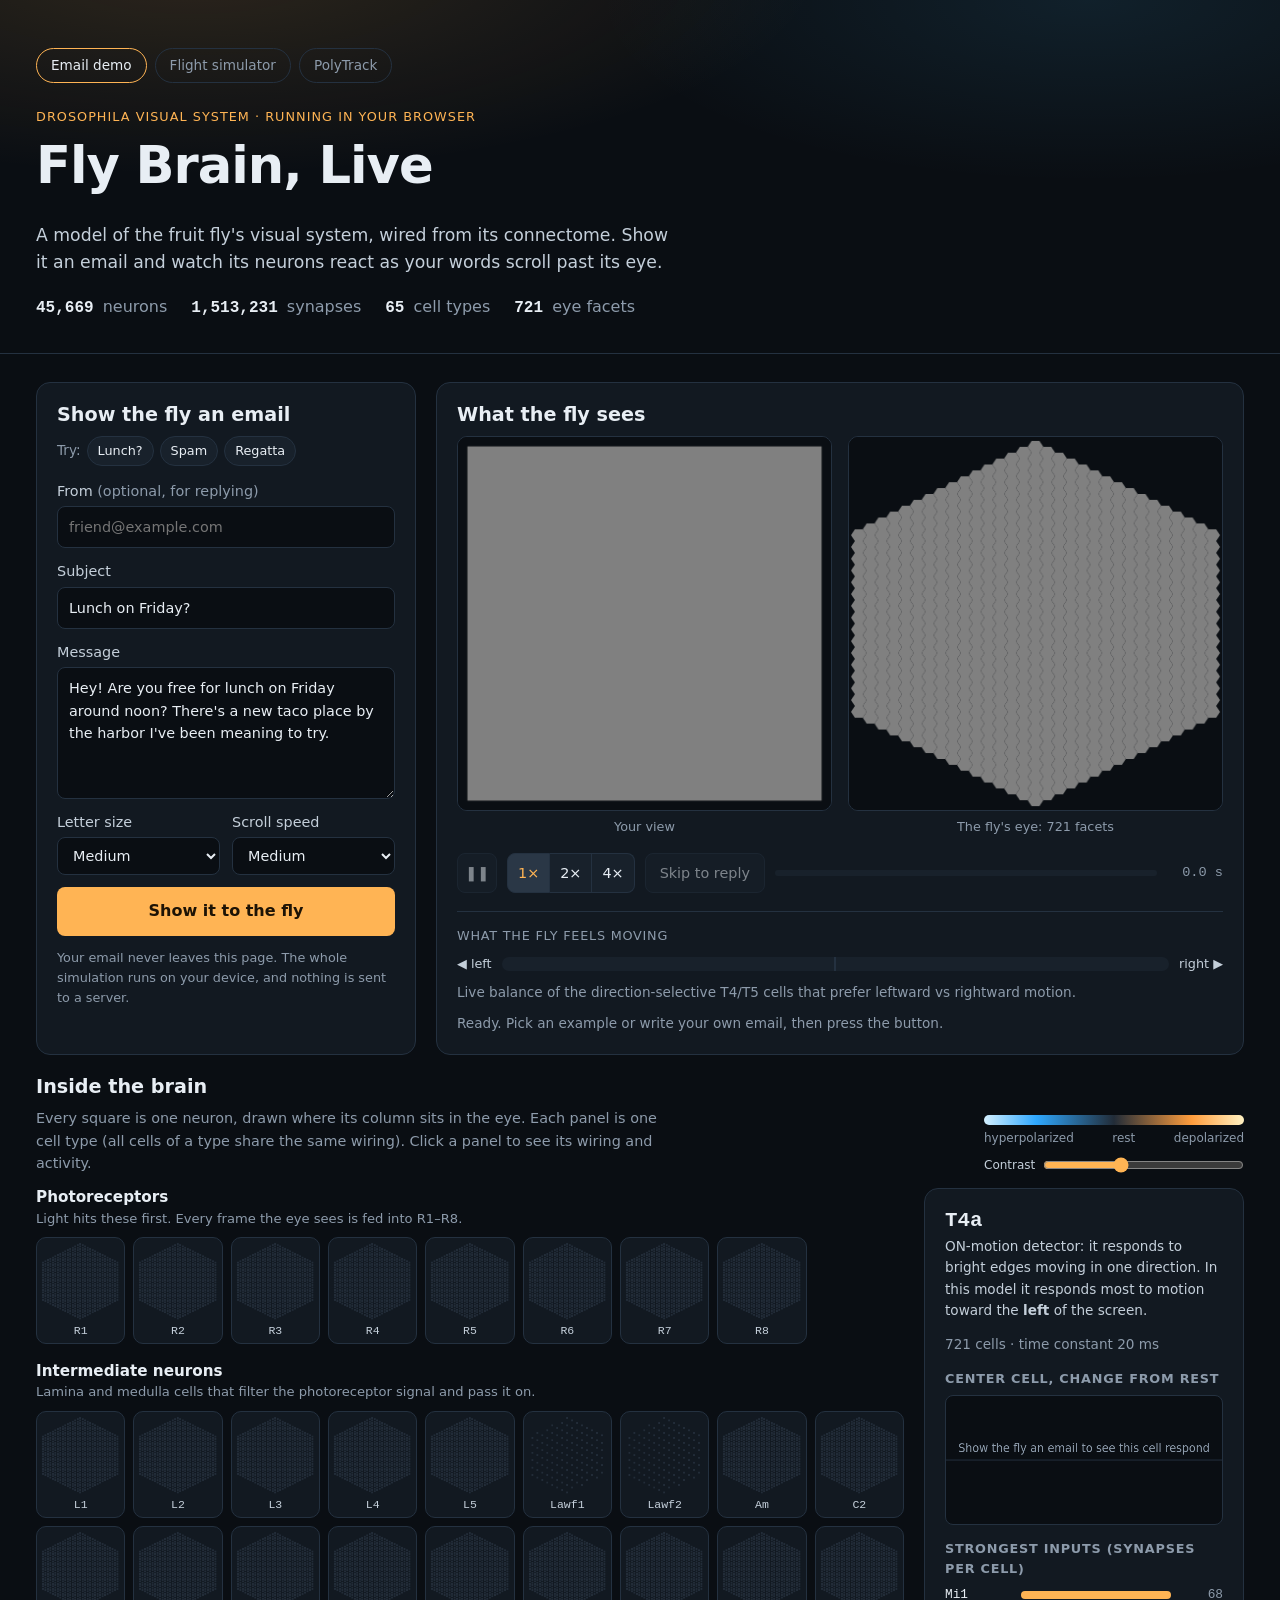
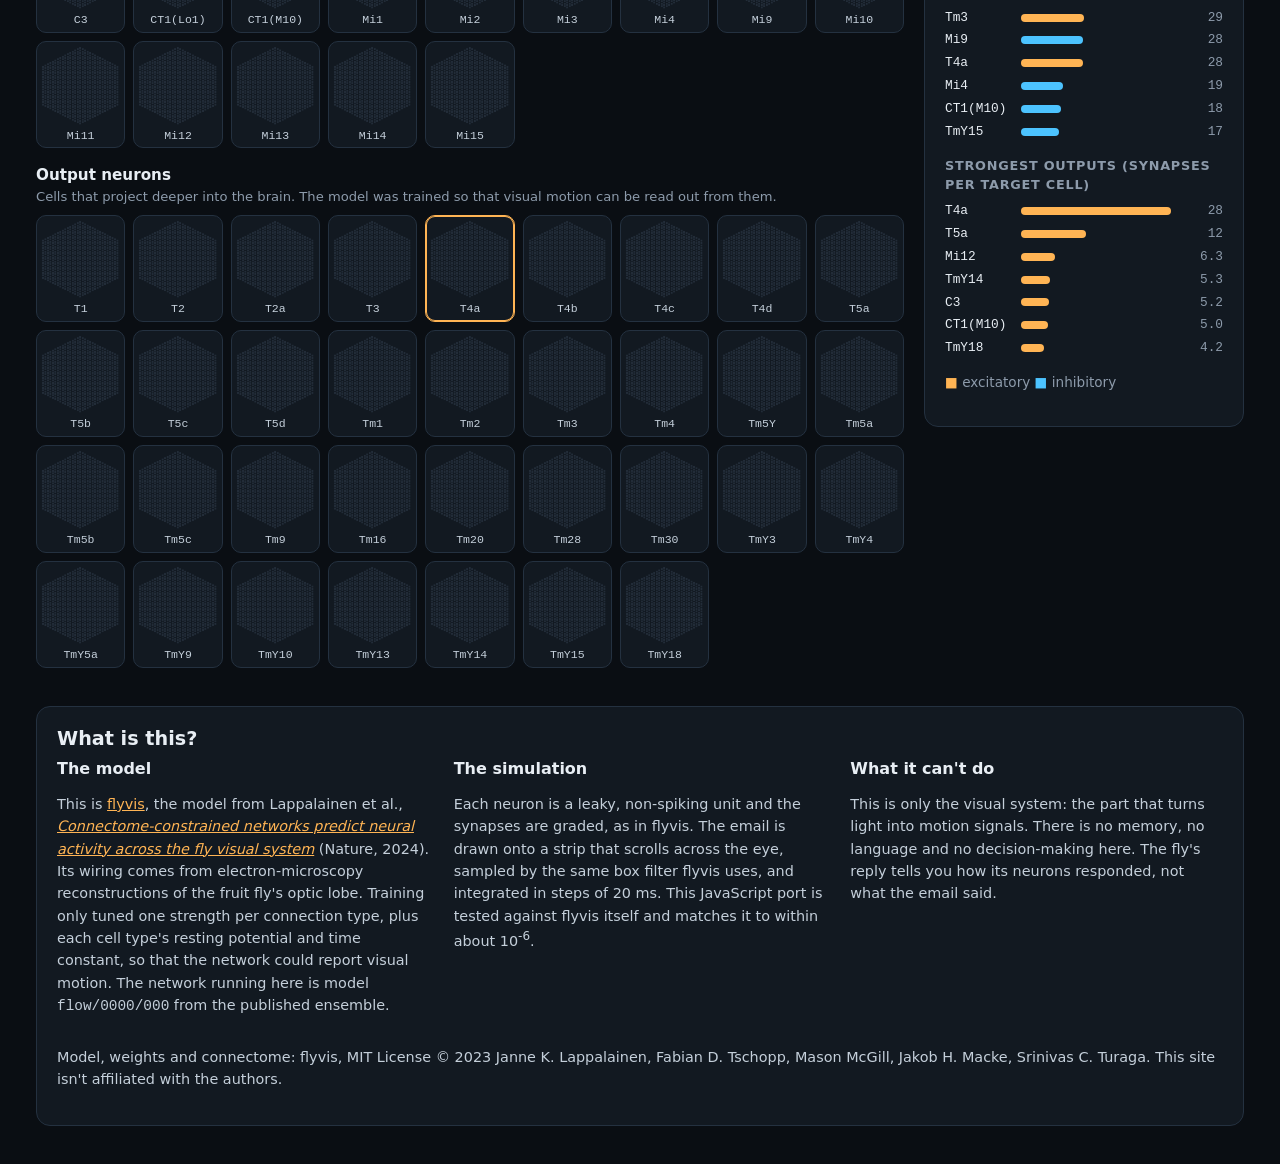
<file: index.html>
<!doctype html>
<html lang="en">
<head>
  <meta charset="utf-8">
  <meta name="viewport" content="width=device-width, initial-scale=1">
  <title>Fly Brain, Live</title>
  <meta name="description" content="A connectome-constrained model of the fruit fly visual system, running live in your browser. Show it an email and watch 45,669 simulated neurons react.">
  <link rel="icon" href="data:image/svg+xml,%3Csvg xmlns='http://www.w3.org/2000/svg' viewBox='0 0 32 32'%3E%3Cg fill='%23ffb454'%3E%3Cpath d='M16 4l10 6v12l-10 6-10-6V10z' opacity='.35'/%3E%3Cpath d='M16 10l5 3v6l-5 3-5-3v-6z'/%3E%3C/g%3E%3C/svg%3E">
  <link rel="stylesheet" href="css/style.css">
</head>
<body>
  <header class="masthead">
    <div class="wrap">
      <nav class="site-nav" aria-label="Pages">
        <a href="./" aria-current="page">Email demo</a>
        <a href="flight.html">Flight simulator</a>
        <a href="polytrack.html">PolyTrack</a>
      </nav>
      <p class="eyebrow">Drosophila visual system · running in your browser</p>
      <h1>Fly Brain, Live</h1>
      <p class="lede">A model of the fruit fly's visual system, wired from its connectome.
        Show it an email and watch its neurons react as your words scroll past its eye.</p>
      <ul class="facts" aria-label="Model size">
        <li><strong id="fact-neurons">45,669</strong> neurons</li>
        <li><strong id="fact-synapses">1,513,231</strong> synapses</li>
        <li><strong>65</strong> cell types</li>
        <li><strong>721</strong> eye facets</li>
      </ul>
    </div>
  </header>

  <main class="wrap">
    <section class="stage" aria-labelledby="email-heading">
      <form id="email-form" class="card email-card">
        <h2 id="email-heading">Show the fly an email</h2>
        <div class="examples" role="group" aria-label="Example emails">
          <span class="muted">Try:</span>
        </div>
        <label>From <span class="muted">(optional, for replying)</span>
          <input id="email-from" type="email" autocomplete="off" placeholder="friend@example.com">
        </label>
        <label>Subject
          <input id="email-subject" type="text" autocomplete="off" required maxlength="120">
        </label>
        <label>Message
          <textarea id="email-body" rows="5" maxlength="2000"></textarea>
        </label>
        <div class="options">
          <label>Letter size
            <select id="opt-size">
              <option value="80">Small</option>
              <option value="130" selected>Medium</option>
              <option value="190">Large</option>
            </select>
          </label>
          <label>Scroll speed
            <select id="opt-speed">
              <option value="4">Slow</option>
              <option value="8" selected>Medium</option>
              <option value="12">Fast</option>
            </select>
          </label>
        </div>
        <button id="show-btn" class="primary" type="submit" disabled>Loading the fly…</button>
        <p class="privacy">Your email never leaves this page. The whole simulation runs on your device, and nothing is sent to a server.</p>
      </form>

      <div class="card vision-card">
        <h2>What the fly sees</h2>
        <div class="views">
          <figure>
            <canvas id="screen-view" width="380" height="380" aria-label="The email text scrolling past, as you would see it"></canvas>
            <figcaption>Your view</figcaption>
          </figure>
          <figure>
            <canvas id="eye-view" width="380" height="380" aria-label="The same scene sampled by the fly's 721 eye facets"></canvas>
            <figcaption>The fly's eye: 721 facets</figcaption>
          </figure>
        </div>
        <div class="transport">
          <button id="play-btn" type="button" disabled aria-label="Pause">❚❚</button>
          <div class="rate" role="group" aria-label="Playback speed">
            <button type="button" data-rate="1" class="on">1×</button>
            <button type="button" data-rate="2">2×</button>
            <button type="button" data-rate="4">4×</button>
          </div>
          <button id="skip-btn" type="button" disabled>Skip to reply</button>
          <div class="progress" aria-hidden="true"><div id="progress-bar"></div></div>
          <span id="clock" class="mono">0.0 s</span>
        </div>
        <div class="meter">
          <span class="meter-label">What the fly feels moving</span>
          <div class="meter-row">
            <span aria-hidden="true">◀ left</span>
            <div class="meter-track" role="img" id="meter" aria-label="Motion sensed by the T4/T5 cells: none yet">
              <div id="meter-fill"></div>
            </div>
            <span aria-hidden="true">right ▶</span>
          </div>
          <p class="muted small">Live balance of the direction-selective T4/T5 cells that prefer leftward vs rightward motion.</p>
        </div>
        <p id="status" class="status" role="status" aria-live="polite">Loading the fly's brain…</p>
      </div>
    </section>

    <section class="card reply-card" id="reply" hidden aria-labelledby="reply-heading">
      <div class="reply-head">
        <h2 id="reply-heading">The fly's reply</h2>
        <div class="reply-actions">
          <button id="copy-btn" type="button">Copy</button>
          <a id="mail-btn" class="button" href="#">Open in email app</a>
        </div>
      </div>
      <pre id="reply-text"></pre>
      <p class="muted small">The reply is a template filled in with numbers measured from the simulation.
        The fly can't read. Its eye is far too coarse to make out letters, and the model has no language areas.
        Only the facts are its own.</p>
    </section>

    <section class="brain" aria-labelledby="brain-heading">
      <div class="brain-head">
        <div>
          <h2 id="brain-heading">Inside the brain</h2>
          <p class="muted">Every square is one neuron, drawn where its column sits in the eye. Each panel is one cell type (all cells of a type share the same wiring). Click a panel to see its wiring and activity.</p>
        </div>
        <div class="legend">
          <div class="colorbar" aria-hidden="true"></div>
          <div class="legend-labels"><span>hyperpolarized</span><span>rest</span><span>depolarized</span></div>
          <label class="gain">Contrast <input id="gain" type="range" min="0" max="4" step="0.5" value="1.5"></label>
        </div>
      </div>
      <div class="brain-body">
        <div id="groups"></div>
        <aside id="detail" class="card detail" aria-live="polite"></aside>
      </div>
    </section>

    <section class="about card" aria-labelledby="about-heading">
      <h2 id="about-heading">What is this?</h2>
      <div class="about-grid">
        <div>
          <h3>The model</h3>
          <p>This is <a href="https://github.com/TuragaLab/flyvis">flyvis</a>, the model from
            Lappalainen et al., <a href="https://www.nature.com/articles/s41586-024-07939-3"><em>Connectome-constrained networks predict neural activity across the fly visual system</em></a> (Nature, 2024).
            Its wiring comes from electron-microscopy reconstructions of the fruit fly's optic lobe. Training only tuned
            one strength per connection type, plus each cell type's resting potential and time constant, so that the network could
            report visual motion. The network running here is model <span class="mono" id="model-name">flow/0000/000</span> from the published ensemble.</p>
        </div>
        <div>
          <h3>The simulation</h3>
          <p>Each neuron is a leaky, non-spiking unit and the synapses are graded, as in flyvis.
            The email is drawn onto a strip that scrolls across the eye, sampled by the same box filter flyvis uses,
            and integrated in steps of 20 ms. This JavaScript port is tested against flyvis itself and matches it to within about
            10<sup>-6</sup>.</p>
        </div>
        <div>
          <h3>What it can't do</h3>
          <p>This is only the visual system: the part that turns light into motion signals. There is no memory,
            no language and no decision-making here. The fly's reply tells you how its neurons responded, not what the email said.</p>
        </div>
      </div>
      <p class="muted small">Model, weights and connectome: flyvis, MIT License © 2023 Janne K. Lappalainen, Fabian D. Tschopp,
        Mason McGill, Jakob H. Macke, Srinivas C. Turaga. This site isn't affiliated with the authors.</p>
    </section>
  </main>

  <script type="module" src="js/app.js"></script>
</body>
</html>
</file>
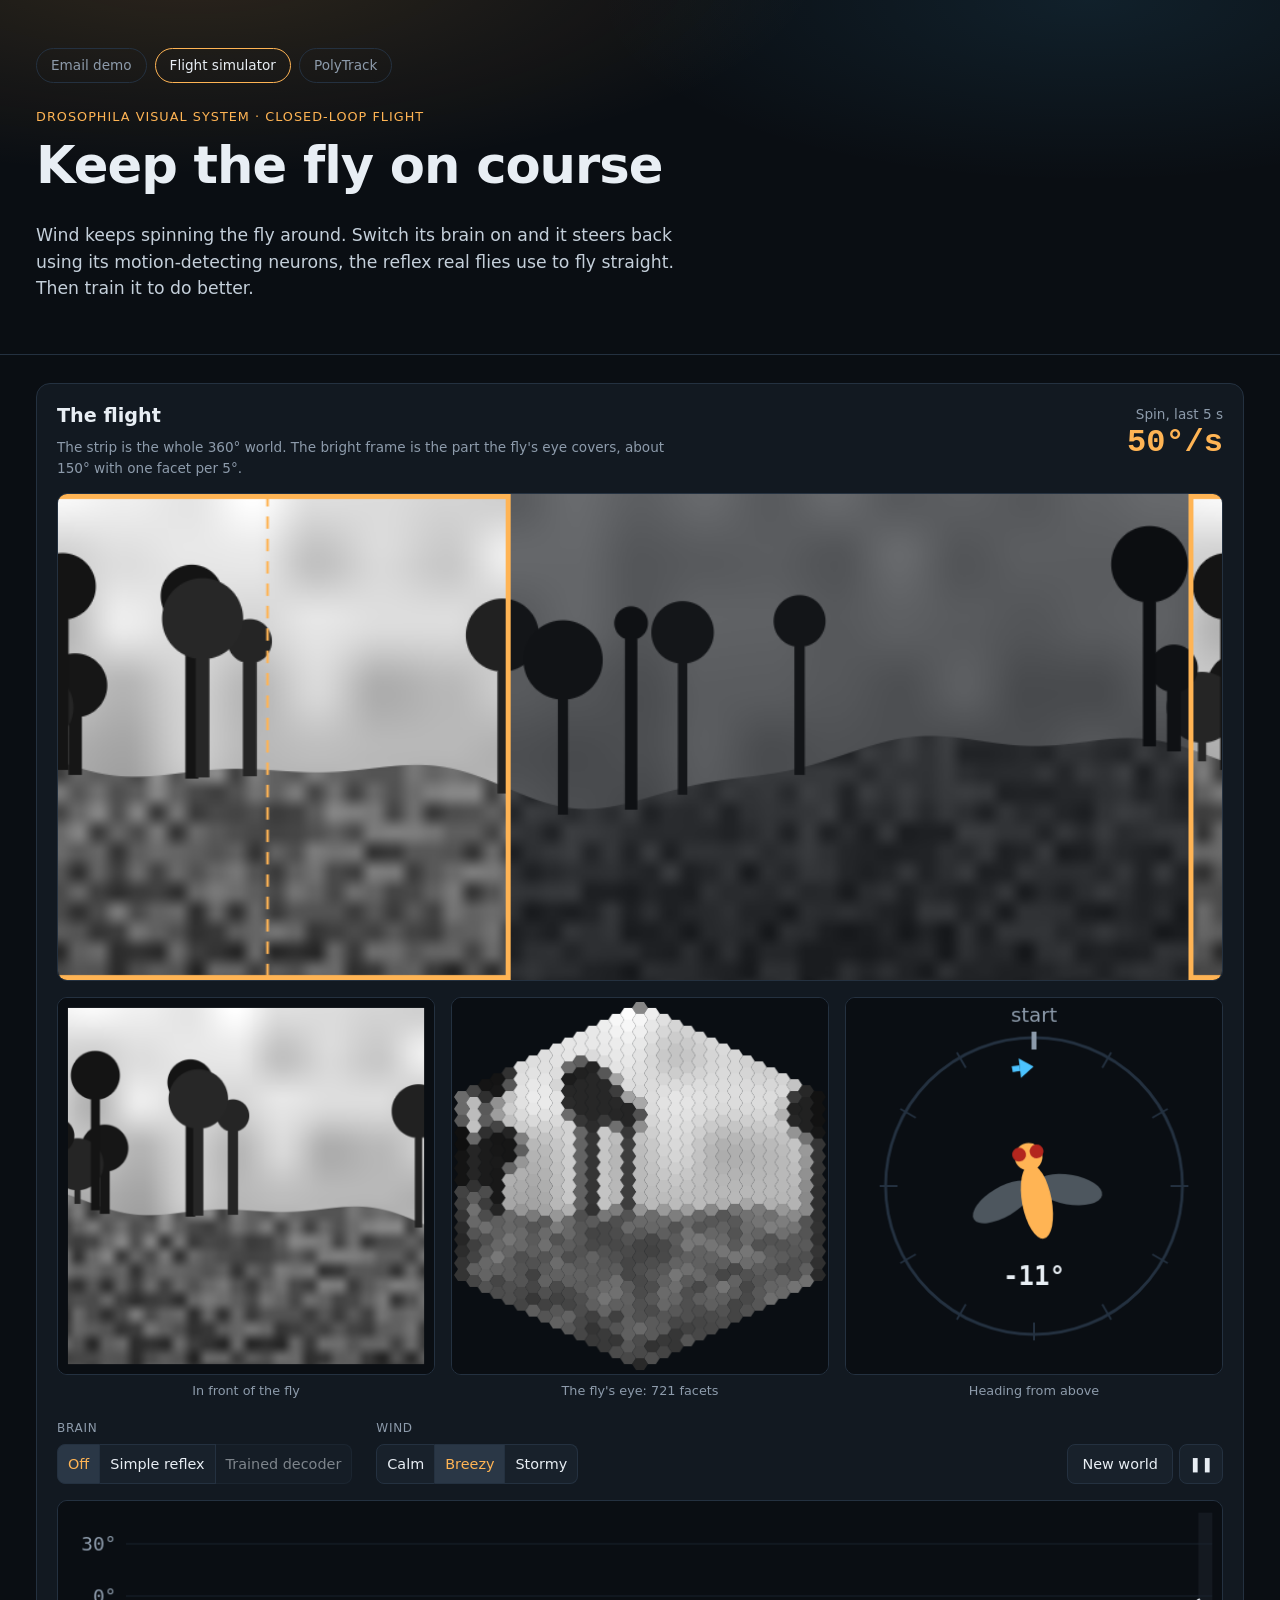
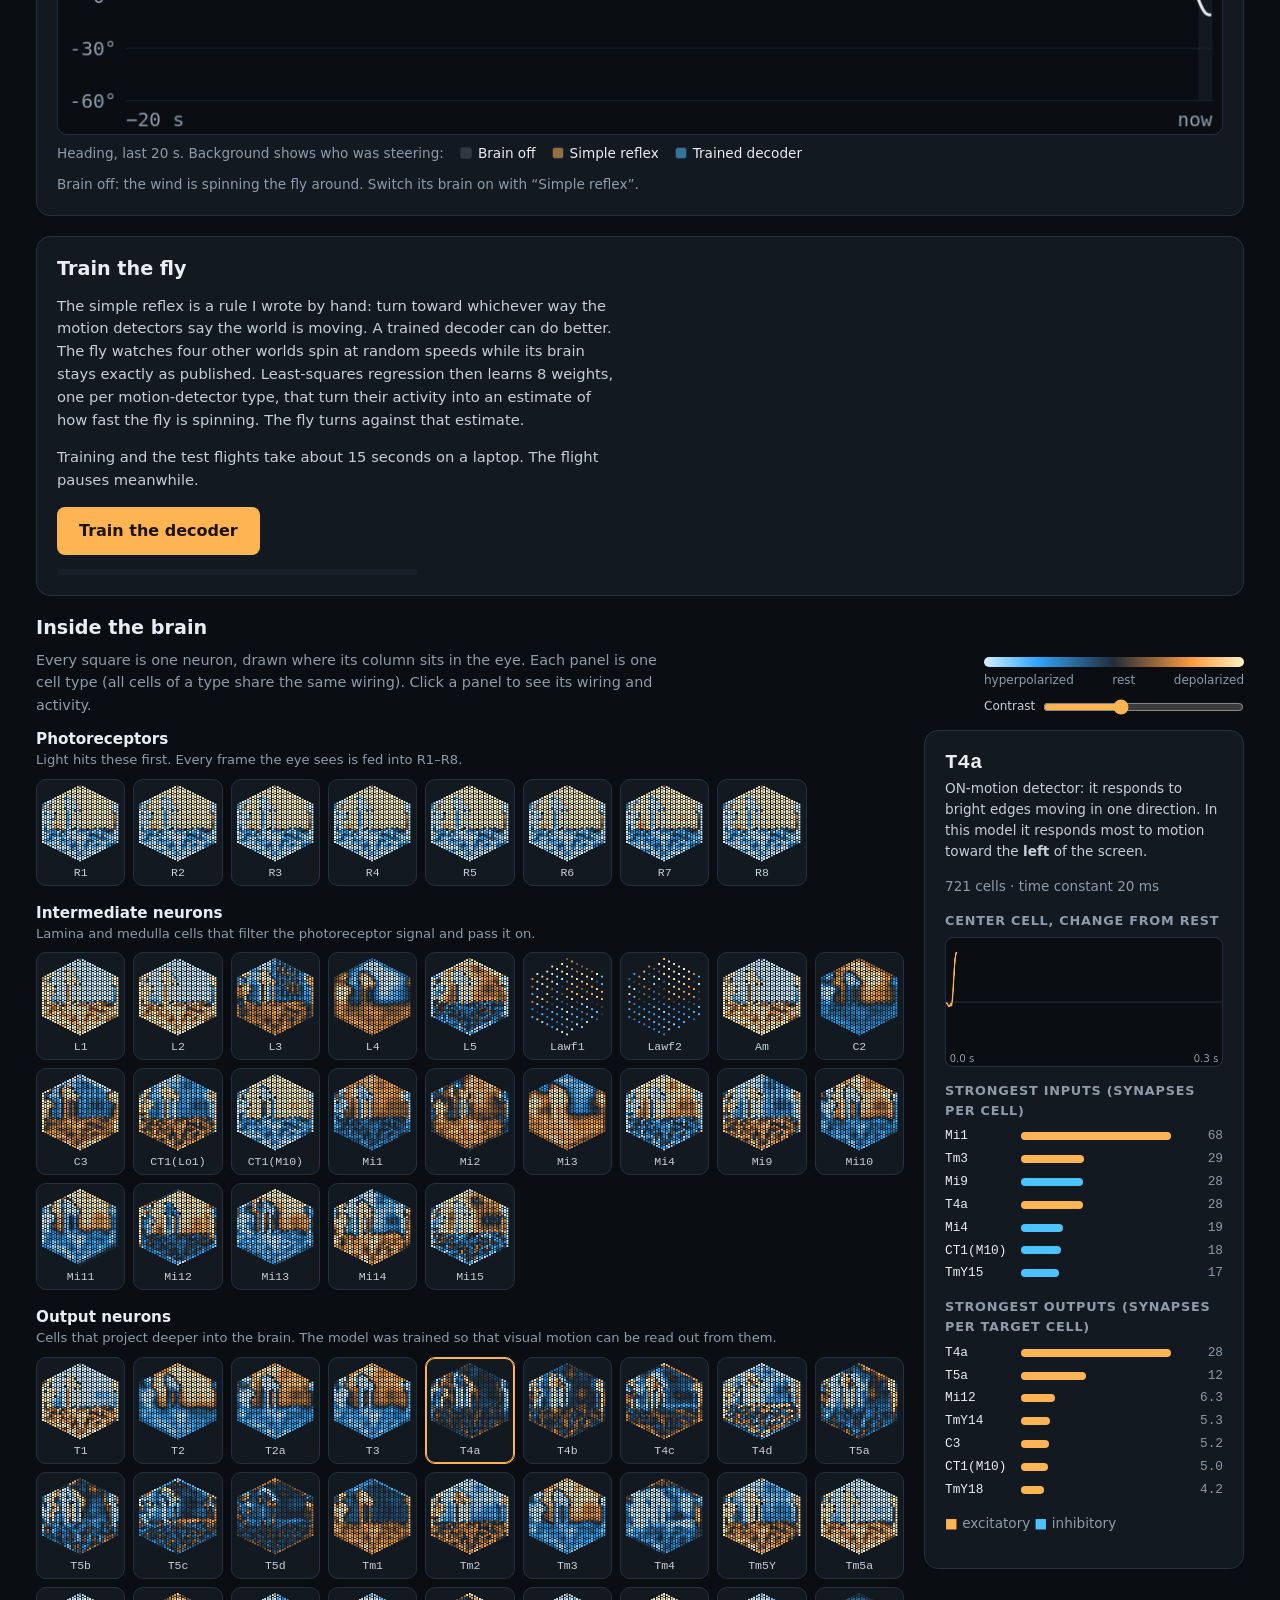
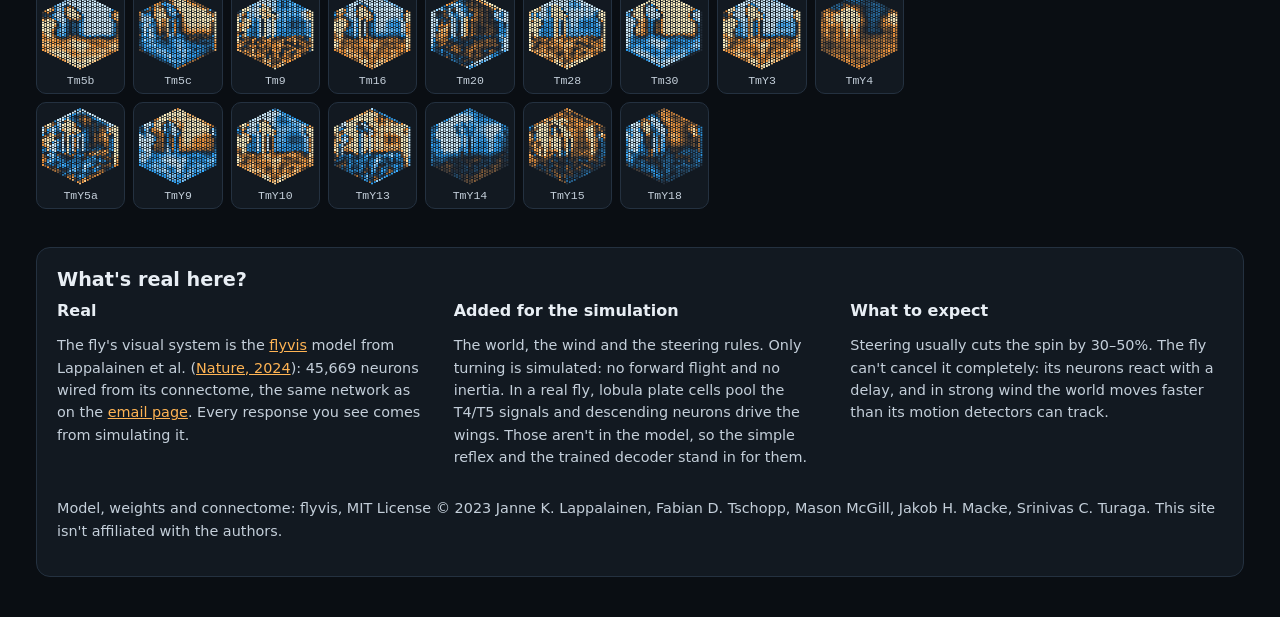
<file: flight.html>
<!doctype html>
<html lang="en">
<head>
  <meta charset="utf-8">
  <meta name="viewport" content="width=device-width, initial-scale=1">
  <title>Fly Flight Simulator</title>
  <meta name="description" content="Wind spins a simulated fruit fly around. Switch on its connectome-based visual system and it steers itself back on course, then train a decoder on its motion detectors in your browser.">
  <link rel="icon" href="data:image/svg+xml,%3Csvg xmlns='http://www.w3.org/2000/svg' viewBox='0 0 32 32'%3E%3Cg fill='%23ffb454'%3E%3Cpath d='M16 4l10 6v12l-10 6-10-6V10z' opacity='.35'/%3E%3Cpath d='M16 10l5 3v6l-5 3-5-3v-6z'/%3E%3C/g%3E%3C/svg%3E">
  <link rel="stylesheet" href="css/style.css">
</head>
<body>
  <header class="masthead">
    <div class="wrap">
      <nav class="site-nav" aria-label="Pages">
        <a href="./">Email demo</a>
        <a href="flight.html" aria-current="page">Flight simulator</a>
        <a href="polytrack.html">PolyTrack</a>
      </nav>
      <p class="eyebrow">Drosophila visual system · closed-loop flight</p>
      <h1>Keep the fly on course</h1>
      <p class="lede">Wind keeps spinning the fly around. Switch its brain on and it steers back using its
        motion-detecting neurons, the reflex real flies use to fly straight. Then train it to do better.</p>
    </div>
  </header>

  <main class="wrap">
    <section class="card flight-card" aria-labelledby="flight-heading">
      <div class="flight-top">
        <div>
          <h2 id="flight-heading">The flight</h2>
          <p class="muted small">The strip is the whole 360° world. The bright frame is the part the fly's eye covers, about 150° with one facet per 5°.</p>
        </div>
        <div class="spin" aria-live="off">
          <span class="muted small">Spin, last 5 s</span>
          <strong id="spin">–</strong>
        </div>
      </div>
      <canvas id="world" width="936" height="391" aria-label="The 360-degree world, with the part the fly sees highlighted"></canvas>
      <div class="flight-views">
        <figure>
          <canvas id="front-view" width="380" height="380" aria-label="The world in front of the fly"></canvas>
          <figcaption>In front of the fly</figcaption>
        </figure>
        <figure>
          <canvas id="eye-view" width="380" height="380" aria-label="The same view sampled by the fly's 721 eye facets"></canvas>
          <figcaption>The fly's eye: 721 facets</figcaption>
        </figure>
        <figure>
          <canvas id="compass" width="380" height="380" aria-label="The fly's heading, seen from above"></canvas>
          <figcaption>Heading from above</figcaption>
        </figure>
      </div>

      <div class="controls">
        <div class="control">
          <span class="control-label" id="brain-label">Brain</span>
          <div class="seg" role="group" aria-labelledby="brain-label">
            <button type="button" data-mode="off" aria-pressed="true">Off</button>
            <button type="button" data-mode="simple" aria-pressed="false">Simple reflex</button>
            <button type="button" data-mode="trained" aria-pressed="false" disabled title="Train the decoder first">Trained decoder</button>
          </div>
        </div>
        <div class="control">
          <span class="control-label" id="wind-label">Wind</span>
          <div class="seg" role="group" aria-labelledby="wind-label">
            <button type="button" data-wind="calm" aria-pressed="false">Calm</button>
            <button type="button" data-wind="breezy" aria-pressed="true">Breezy</button>
            <button type="button" data-wind="stormy" aria-pressed="false">Stormy</button>
          </div>
        </div>
        <div class="control buttons">
          <button id="world-btn" type="button" disabled>New world</button>
          <button id="pause-btn" type="button" disabled aria-label="Pause">❚❚</button>
        </div>
      </div>

      <canvas id="heading-plot" width="1200" height="240" aria-label="The fly's heading over the last 20 seconds"></canvas>
      <div class="plot-legend">
        <span class="muted small">Heading, last 20 s. Background shows who was steering:</span>
        <span><i class="swatch off"></i>Brain off</span>
        <span><i class="swatch simple"></i>Simple reflex</span>
        <span><i class="swatch trained"></i>Trained decoder</span>
      </div>
      <p id="status" class="status" role="status" aria-live="polite">Loading the fly's brain…</p>
    </section>

    <section class="card train-card" aria-labelledby="train-heading">
      <div class="train-grid">
        <div>
          <h2 id="train-heading">Train the fly</h2>
          <p>The simple reflex is a rule I wrote by hand: turn toward whichever way the motion detectors say the world is moving.
            A trained decoder can do better. The fly watches four other worlds spin at random speeds while its brain stays exactly
            as published. Least-squares regression then learns 8 weights, one per motion-detector type, that turn their
            activity into an estimate of how fast the fly is spinning. The fly turns against that estimate.</p>
          <p class="muted small">Training and the test flights take about 15 seconds on a laptop. The flight pauses meanwhile.</p>
          <button id="train-btn" class="primary" type="button" disabled>Train the decoder</button>
          <div class="progress train-progress" aria-hidden="true"><div id="train-bar"></div></div>
        </div>
        <div id="train-results" hidden>
          <h3>Accuracy</h3>
          <p id="r2-text"></p>
          <h3>Learned weights</h3>
          <p class="muted small">How much each motion-detector type counts toward "the fly is turning right" (positive) or "turning left" (negative). In brackets: the direction of motion that type prefers.</p>
          <ul id="weights" class="chart"></ul>
          <p id="weights-note" class="muted small" hidden>The pattern makes physical sense: when the fly turns right, the world slides left across its eye, so the detectors that prefer leftward motion (T4a, T5a) learned to vote "turning right", and the rightward ones (T4b, T5b) "turning left".</p>
          <h3>Test flight</h3>
          <p id="test-caption" class="muted small"></p>
          <ul id="test" class="chart"></ul>
        </div>
      </div>
    </section>

    <section class="brain" aria-labelledby="brain-heading">
      <div class="brain-head">
        <div>
          <h2 id="brain-heading">Inside the brain</h2>
          <p class="muted">Every square is one neuron, drawn where its column sits in the eye. Each panel is one cell type (all cells of a type share the same wiring). Click a panel to see its wiring and activity.</p>
        </div>
        <div class="legend">
          <div class="colorbar" aria-hidden="true"></div>
          <div class="legend-labels"><span>hyperpolarized</span><span>rest</span><span>depolarized</span></div>
          <label class="gain">Contrast <input id="gain" type="range" min="0" max="4" step="0.5" value="1.5"></label>
        </div>
      </div>
      <div class="brain-body">
        <div id="groups"></div>
        <aside id="detail" class="card detail" aria-live="polite"></aside>
      </div>
    </section>

    <section class="about card" aria-labelledby="about-heading">
      <h2 id="about-heading">What's real here?</h2>
      <div class="about-grid">
        <div>
          <h3>Real</h3>
          <p>The fly's visual system is the <a href="https://github.com/TuragaLab/flyvis">flyvis</a> model from Lappalainen et al.
            (<a href="https://www.nature.com/articles/s41586-024-07939-3">Nature, 2024</a>): 45,669 neurons wired from its connectome, the same network as on the
            <a href="./">email page</a>. Every response you see comes from simulating it.</p>
        </div>
        <div>
          <h3>Added for the simulation</h3>
          <p>The world, the wind and the steering rules. Only turning is simulated: no forward flight and no inertia.
            In a real fly, lobula plate cells pool the T4/T5 signals and descending neurons drive the wings. Those aren't in
            the model, so the simple reflex and the trained decoder stand in for them.</p>
        </div>
        <div>
          <h3>What to expect</h3>
          <p>Steering usually cuts the spin by 30–50%. The fly can't cancel it completely: its neurons react with a
            delay, and in strong wind the world moves faster than its motion detectors can track.</p>
        </div>
      </div>
      <p class="muted small">Model, weights and connectome: flyvis, MIT License © 2023 Janne K. Lappalainen, Fabian D. Tschopp,
        Mason McGill, Jakob H. Macke, Srinivas C. Turaga. This site isn't affiliated with the authors.</p>
    </section>
  </main>

  <script type="module" src="js/flight.js"></script>
</body>
</html>
</file>
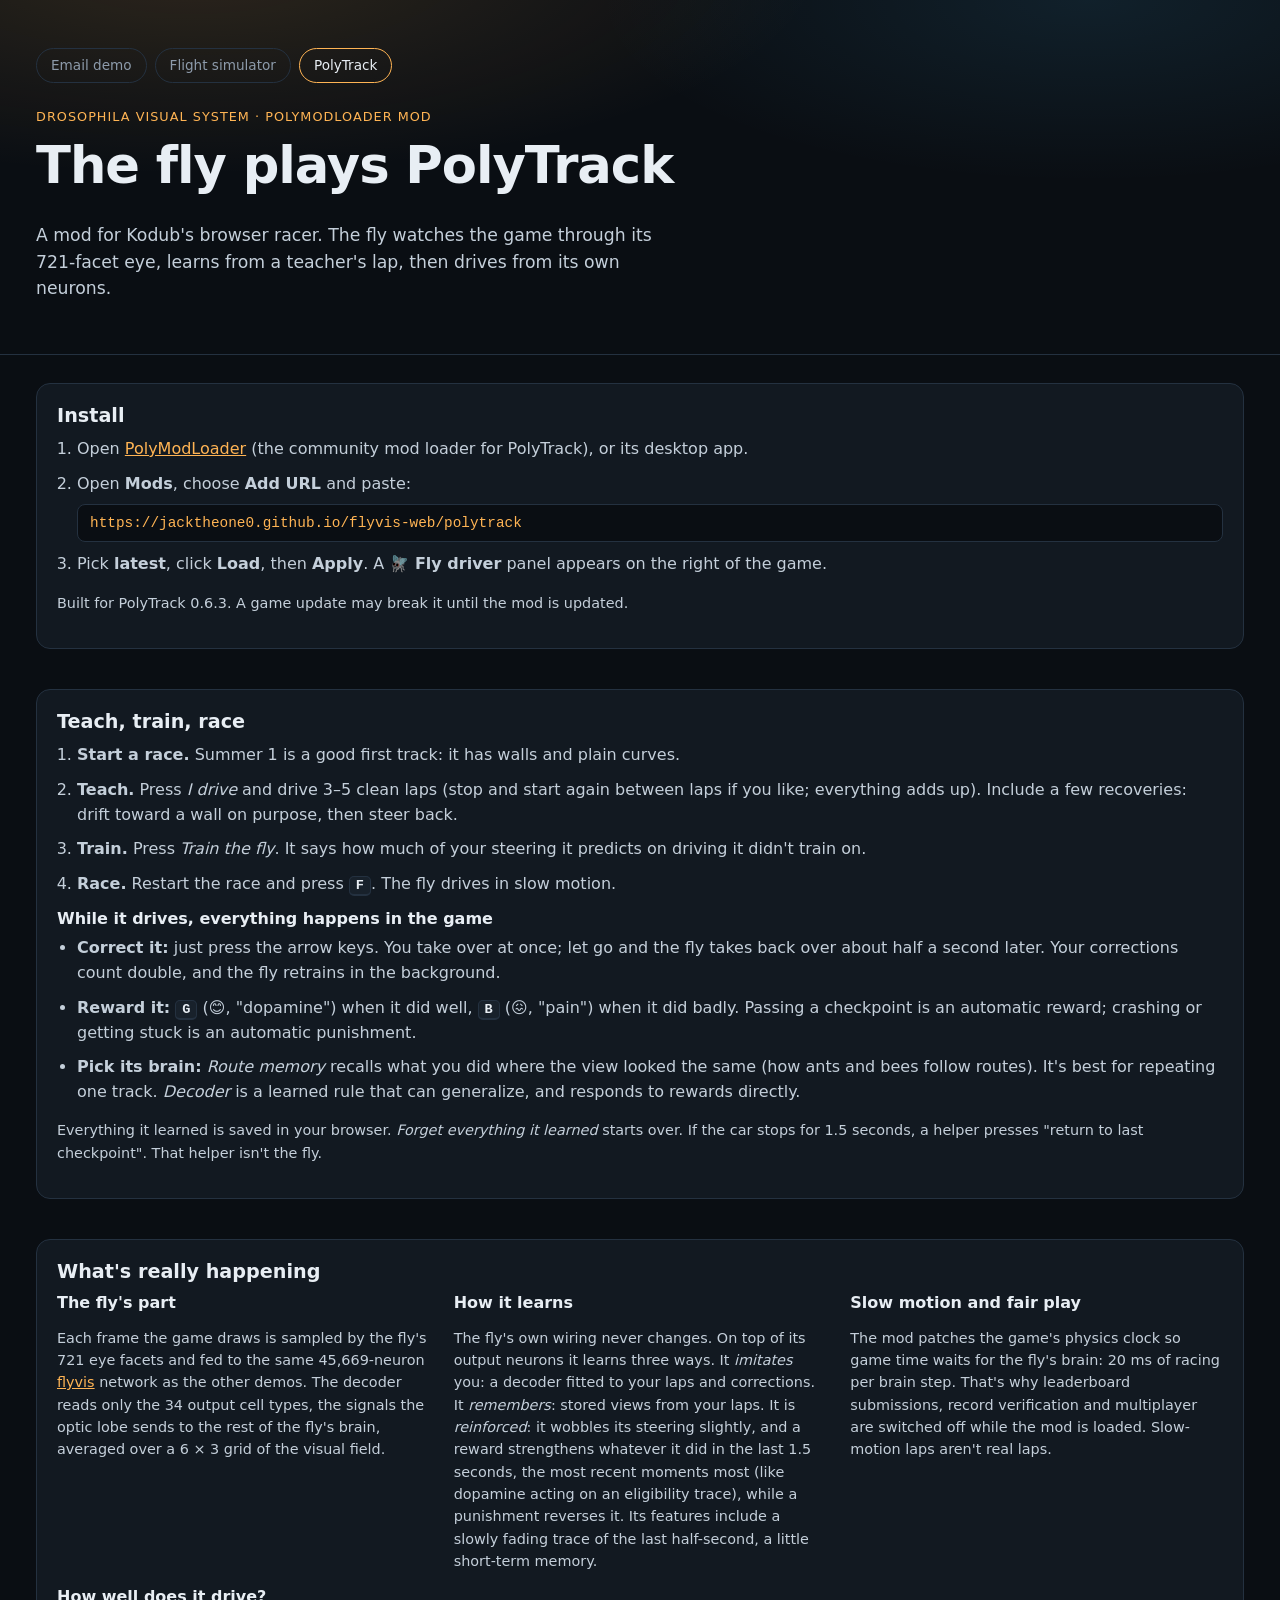
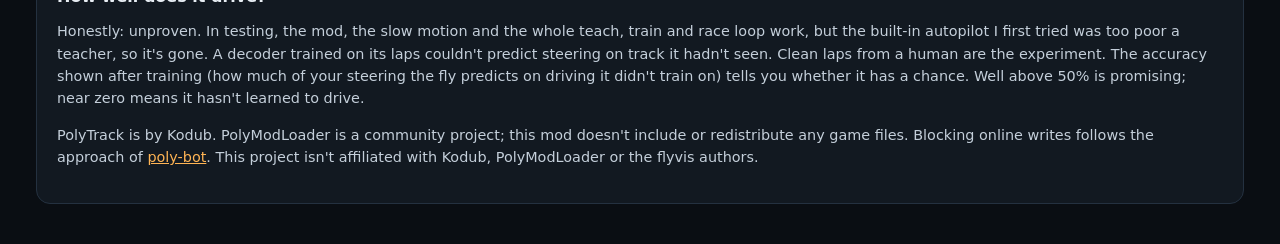
<file: polytrack.html>
<!doctype html>
<html lang="en">
<head>
  <meta charset="utf-8">
  <meta name="viewport" content="width=device-width, initial-scale=1">
  <title>Fly Plays PolyTrack</title>
  <meta name="description" content="A PolyModLoader mod that lets the flyvis fruit-fly visual system drive in PolyTrack: teach it a lap, train a decoder on its neurons, then let it race.">
  <link rel="icon" href="data:image/svg+xml,%3Csvg xmlns='http://www.w3.org/2000/svg' viewBox='0 0 32 32'%3E%3Cg fill='%23ffb454'%3E%3Cpath d='M16 4l10 6v12l-10 6-10-6V10z' opacity='.35'/%3E%3Cpath d='M16 10l5 3v6l-5 3-5-3v-6z'/%3E%3C/g%3E%3C/svg%3E">
  <link rel="stylesheet" href="css/style.css">
</head>
<body>
  <header class="masthead">
    <div class="wrap">
      <nav class="site-nav" aria-label="Pages">
        <a href="./">Email demo</a>
        <a href="flight.html">Flight simulator</a>
        <a href="polytrack.html" aria-current="page">PolyTrack</a>
      </nav>
      <p class="eyebrow">Drosophila visual system · PolyModLoader mod</p>
      <h1>The fly plays PolyTrack</h1>
      <p class="lede">A mod for Kodub's browser racer. The fly watches the game through its 721-facet eye, learns
        from a teacher's lap, then drives from its own neurons.</p>
    </div>
  </header>

  <main class="wrap">
    <section class="card about" aria-labelledby="install-heading">
      <h2 id="install-heading">Install</h2>
      <ol class="steps">
        <li>Open <a href="https://web.polymodloader.com/">PolyModLoader</a> (the community mod loader for PolyTrack),
          or its desktop app.</li>
        <li>Open <strong>Mods</strong>, choose <strong>Add URL</strong> and paste:
          <pre class="url">https://jacktheone0.github.io/flyvis-web/polytrack</pre></li>
        <li>Pick <strong>latest</strong>, click <strong>Load</strong>, then <strong>Apply</strong>. A
          <strong>🪰 Fly driver</strong> panel appears on the right of the game.</li>
      </ol>
      <p class="muted small">Built for PolyTrack 0.6.3. A game update may break it until the mod is updated.</p>
    </section>

    <section class="card about" aria-labelledby="use-heading">
      <h2 id="use-heading">Teach, train, race</h2>
      <ol class="steps">
        <li><strong>Start a race.</strong> Summer 1 is a good first track: it has walls and plain curves.</li>
        <li><strong>Teach.</strong> Press <em>I drive</em> and drive 3–5 clean laps (stop and start again between
          laps if you like; everything adds up). Include a few recoveries: drift toward a wall on purpose, then steer back.</li>
        <li><strong>Train.</strong> Press <em>Train the fly</em>. It says how much of your steering it predicts on
          driving it didn't train on.</li>
        <li><strong>Race.</strong> Restart the race and press <kbd>F</kbd>. The fly drives in slow motion.</li>
      </ol>
      <h3>While it drives, everything happens in the game</h3>
      <ul class="steps">
        <li><strong>Correct it:</strong> just press the arrow keys. You take over at once; let go and the fly takes
          back over about half a second later. Your corrections count double, and the fly retrains in the background.</li>
        <li><strong>Reward it:</strong> <kbd>G</kbd> (😊, "dopamine") when it did well, <kbd>B</kbd> (😖, "pain") when it
          did badly. Passing a checkpoint is an automatic reward; crashing or getting stuck is an automatic punishment.</li>
        <li><strong>Pick its brain:</strong> <em>Route memory</em> recalls what you did where the view looked the same
          (how ants and bees follow routes). It's best for repeating one track. <em>Decoder</em> is a learned rule that
          can generalize, and responds to rewards directly.</li>
      </ul>
      <p class="muted small">Everything it learned is saved in your browser. <em>Forget everything it learned</em> starts over.
        If the car stops for 1.5 seconds, a helper presses "return to last checkpoint". That helper isn't the fly.</p>
    </section>

    <section class="card about" aria-labelledby="how-heading">
      <h2 id="how-heading">What's really happening</h2>
      <div class="about-grid">
        <div>
          <h3>The fly's part</h3>
          <p>Each frame the game draws is sampled by the fly's 721 eye facets and fed to the same 45,669-neuron
            <a href="https://github.com/TuragaLab/flyvis">flyvis</a> network as the other demos. The decoder reads only the
            34 output cell types, the signals the optic lobe sends to the rest of the fly's brain, averaged over a
            6 × 3 grid of the visual field.</p>
        </div>
        <div>
          <h3>How it learns</h3>
          <p>The fly's own wiring never changes. On top of its output neurons it learns three ways. It <em>imitates</em>
            you: a decoder fitted to your laps and corrections. It <em>remembers</em>: stored views from your laps.
            It is <em>reinforced</em>: it wobbles its steering slightly, and a reward strengthens whatever it did in the
            last 1.5 seconds, the most recent moments most (like dopamine acting on an eligibility trace), while a
            punishment reverses it. Its features include a slowly fading trace of the last half-second, a little short-term memory.</p>
        </div>
        <div>
          <h3>Slow motion and fair play</h3>
          <p>The mod patches the game's physics clock so game time waits for the fly's brain: 20 ms of racing per brain step.
            That's why leaderboard submissions, record verification and multiplayer are switched off while the mod is loaded.
            Slow-motion laps aren't real laps.</p>
        </div>
      </div>
      <h3>How well does it drive?</h3>
      <p>Honestly: unproven. In testing, the mod, the slow motion and the whole teach, train and race loop work, but
        the built-in autopilot I first tried was too poor a teacher, so it's gone. A decoder trained on its laps couldn't predict steering on
        track it hadn't seen. Clean laps from a human are the experiment. The accuracy shown after training (how much
        of your steering the fly predicts on driving it didn't train on) tells you whether it has a chance. Well above 50% is promising;
        near zero means it hasn't learned to drive.</p>
      <p class="muted small">PolyTrack is by Kodub. PolyModLoader is a community project; this mod doesn't include
        or redistribute any game files. Blocking online writes follows the approach of
        <a href="https://github.com/Gotchaaaaaa/poly-bot">poly-bot</a>. This project isn't affiliated with Kodub, PolyModLoader or the
        flyvis authors.</p>
    </section>
  </main>
</body>
</html>
</file>
<file: css/style.css>
:root {
  --bg: #0a0e13;
  --surface: #121921;
  --surface-2: #18212b;
  --border: #243140;
  --text: #e8eef4;
  --muted: #8d9bab;
  --warm: #ffb454;
  --cool: #4cc3ff;
  --radius: 14px;
  --mono: ui-monospace, "SF Mono", Menlo, Consolas, monospace;
  color-scheme: dark;
}

* { box-sizing: border-box; }

html { -webkit-text-size-adjust: 100%; }

body {
  margin: 0;
  background: var(--bg);
  color: var(--text);
  font: 16px/1.55 system-ui, -apple-system, "Segoe UI", Roboto, sans-serif;
}

a { color: var(--warm); }
h1, h2, h3 { line-height: 1.2; margin: 0 0 0.5em; }
h2 { font-size: 1.2rem; }
h3 { font-size: 1rem; }
.mono { font-family: var(--mono); font-variant-numeric: tabular-nums; }
.muted { color: var(--muted); }
.small { font-size: 0.85rem; }

.wrap { max-width: 1240px; margin: 0 auto; padding: 0 16px; }

.masthead {
  padding: 48px 0 32px;
  background:
    radial-gradient(900px 300px at 15% -10%, rgba(255, 180, 84, 0.14), transparent 70%),
    radial-gradient(700px 260px at 85% 0%, rgba(76, 195, 255, 0.10), transparent 70%);
  border-bottom: 1px solid var(--border);
  margin-bottom: 28px;
}
.eyebrow {
  margin: 0 0 8px;
  color: var(--warm);
  font-size: 0.8rem;
  letter-spacing: 0.08em;
  text-transform: uppercase;
}
.site-nav { display: flex; gap: 8px; flex-wrap: wrap; margin-bottom: 24px; }
.site-nav a {
  padding: 6px 14px;
  border: 1px solid var(--border);
  border-radius: 99px;
  color: var(--muted);
  font-size: 0.85rem;
  text-decoration: none;
}
.site-nav a:hover { color: var(--text); }
.site-nav a[aria-current="page"] { color: var(--text); border-color: var(--warm); }
.masthead h1 { font-size: clamp(2rem, 5vw, 3.2rem); letter-spacing: -0.02em; }
.lede { max-width: 640px; color: #c4cfda; font-size: 1.08rem; margin: 0 0 20px; }
.facts { display: flex; flex-wrap: wrap; gap: 10px 24px; list-style: none; margin: 0; padding: 0; color: var(--muted); }
.facts strong { color: var(--text); font-family: var(--mono); font-weight: 600; margin-right: 4px; }

.card {
  background: var(--surface);
  border: 1px solid var(--border);
  border-radius: var(--radius);
  padding: 20px;
}

.stage {
  display: grid;
  grid-template-columns: minmax(280px, 380px) 1fr;
  gap: 20px;
  margin-bottom: 20px;
}

label { display: block; font-size: 0.9rem; margin-bottom: 12px; color: #c4cfda; }
input, textarea, select {
  display: block;
  width: 100%;
  margin-top: 4px;
  padding: 9px 11px;
  background: var(--bg);
  color: var(--text);
  border: 1px solid var(--border);
  border-radius: 8px;
  font: inherit;
}
textarea { resize: vertical; }
input:focus, textarea:focus, select:focus, button:focus-visible, a:focus-visible {
  outline: 2px solid var(--warm);
  outline-offset: 1px;
}
.options { display: grid; grid-template-columns: 1fr 1fr; gap: 12px; }

button, .button {
  display: inline-flex;
  align-items: center;
  justify-content: center;
  gap: 6px;
  padding: 8px 14px;
  background: var(--surface-2);
  color: var(--text);
  border: 1px solid var(--border);
  border-radius: 8px;
  font: inherit;
  font-size: 0.9rem;
  text-decoration: none;
  cursor: pointer;
}
button:hover:not(:disabled), .button:hover { border-color: #3a4b5e; }
button:disabled { opacity: 0.5; cursor: default; }
button.primary {
  width: 100%;
  padding: 12px;
  background: var(--warm);
  color: #1d1305;
  border: none;
  font-weight: 650;
  font-size: 1rem;
}
.examples { display: flex; flex-wrap: wrap; gap: 6px; align-items: center; margin-bottom: 14px; font-size: 0.85rem; }
.examples button { padding: 4px 10px; font-size: 0.8rem; border-radius: 99px; }
.privacy { font-size: 0.8rem; color: var(--muted); margin: 12px 0 0; }

.views { display: grid; grid-template-columns: 1fr 1fr; gap: 16px; }
figure { margin: 0; }
figure canvas {
  display: block;
  width: 100%;
  height: auto;
  aspect-ratio: 1;
  background: var(--bg);
  border-radius: 10px;
  border: 1px solid var(--border);
}
figcaption { font-size: 0.8rem; color: var(--muted); margin-top: 6px; text-align: center; }

.transport { display: flex; align-items: center; gap: 10px; margin-top: 16px; flex-wrap: wrap; }
.rate, .seg { display: inline-flex; }
.rate button, .seg button { border-radius: 0; padding: 8px 10px; }
.rate button:first-child, .seg button:first-child { border-radius: 8px 0 0 8px; }
.rate button:last-child, .seg button:last-child { border-radius: 0 8px 8px 0; }
.rate button + button, .seg button + button { border-left: none; }
.rate button.on, .seg button[aria-pressed="true"] { background: #2a3746; color: var(--warm); }
#play-btn { width: 40px; padding: 8px 0; }
.progress { flex: 1; min-width: 80px; height: 6px; background: var(--surface-2); border-radius: 99px; overflow: hidden; }
#progress-bar { width: 0; height: 100%; background: var(--warm); }
#clock { font-size: 0.85rem; color: var(--muted); min-width: 56px; text-align: right; }
.status { font-size: 0.85rem; color: var(--muted); margin: 10px 0 0; min-height: 1.4em; }

.meter { margin-top: 18px; padding-top: 14px; border-top: 1px solid var(--border); }
.meter-label { display: block; font-size: 0.8rem; text-transform: uppercase; letter-spacing: 0.06em; color: var(--muted); margin-bottom: 8px; }
.meter-row { display: flex; align-items: center; gap: 10px; font-size: 0.8rem; color: #c4cfda; }
.meter-track { position: relative; flex: 1; height: 14px; background: var(--surface-2); border-radius: 99px; overflow: hidden; }
.meter-track::after { content: ""; position: absolute; left: 50%; top: 0; bottom: 0; width: 2px; margin-left: -1px; background: var(--border); }
#meter-fill { position: absolute; top: 0; bottom: 0; left: 50%; width: 0; background: var(--warm); border-radius: 99px; }
.meter p { margin: 8px 0 0; }

.reply-card { margin-bottom: 20px; border-color: rgba(255, 180, 84, 0.45); }
.reply-head { display: flex; justify-content: space-between; align-items: center; gap: 12px; flex-wrap: wrap; margin-bottom: 8px; }
.reply-head h2 { margin: 0; }
.reply-actions { display: flex; gap: 8px; }
#reply-text {
  white-space: pre-wrap;
  font: 0.92rem/1.6 var(--mono);
  background: var(--bg);
  border: 1px solid var(--border);
  border-radius: 10px;
  padding: 16px;
  margin: 0 0 10px;
  overflow-wrap: anywhere;
}

.brain { margin-bottom: 20px; }
.brain-head { display: flex; justify-content: space-between; align-items: flex-end; gap: 20px; flex-wrap: wrap; margin-bottom: 14px; }
.brain-head p { max-width: 640px; margin: 0; font-size: 0.9rem; }
.legend { width: 260px; font-size: 0.75rem; color: var(--muted); }
.colorbar {
  height: 10px;
  border-radius: 99px;
  background: linear-gradient(90deg, #d4f0ff, #2fa8ff 20%, #222c38 50%, #ff9d3d 80%, #fff1c2);
}
.legend-labels { display: flex; justify-content: space-between; margin: 4px 0 8px; }
.gain { display: flex; align-items: center; gap: 8px; font-size: 0.75rem; margin: 0; }
.gain input { margin: 0; padding: 0; border: none; background: none; accent-color: var(--warm); }

.brain-body { display: grid; grid-template-columns: 1fr 320px; gap: 20px; align-items: start; }
.group { margin-bottom: 18px; }
.group h3 { font-size: 0.95rem; margin-bottom: 2px; }
.group > p { font-size: 0.82rem; color: var(--muted); margin: 0 0 8px; }
.panels { display: grid; grid-template-columns: repeat(auto-fill, minmax(84px, 1fr)); gap: 8px; }
.panel {
  display: block;
  width: 100%;
  padding: 5px 5px 3px;
  background: var(--surface);
  border: 1px solid var(--border);
  border-radius: 10px;
  text-align: center;
}
.panel canvas { display: block; width: 100%; height: auto; aspect-ratio: 1; }
.panel span { display: block; font-size: 0.72rem; font-family: var(--mono); color: #c4cfda; margin-top: 2px; }
.panel.selected { border-color: var(--warm); box-shadow: 0 0 0 1px var(--warm) inset; }

.detail { position: sticky; top: 16px; }
.detail h3 { font-size: 1.3rem; font-family: var(--mono); margin-bottom: 2px; }
.detail .family { font-size: 0.85rem; color: #c4cfda; margin: 0 0 12px; }
.detail canvas { display: block; width: 100%; height: 130px; background: var(--bg); border-radius: 8px; border: 1px solid var(--border); }
.detail h4 { font-size: 0.8rem; text-transform: uppercase; letter-spacing: 0.06em; color: var(--muted); margin: 14px 0 6px; }
.bars { list-style: none; margin: 0; padding: 0; font-size: 0.8rem; }
.bars li { display: grid; grid-template-columns: 68px 1fr 44px; align-items: center; gap: 8px; margin-bottom: 3px; }
.bars button { all: unset; cursor: pointer; font-family: var(--mono); color: var(--text); }
.bars button:hover { color: var(--warm); }
.bars button:focus-visible { outline: 2px solid var(--warm); }
.bar { height: 8px; border-radius: 99px; }
.bar.exc { background: var(--warm); }
.bar.inh { background: var(--cool); }
.bars .n { color: var(--muted); font-family: var(--mono); text-align: right; }

/* ---- flight simulator */
.flight-card, .train-card { margin-bottom: 20px; }
.flight-top { display: flex; justify-content: space-between; align-items: flex-start; gap: 16px; flex-wrap: wrap; }
.flight-top p { margin: 0; max-width: 640px; }
.spin { display: flex; flex-direction: column; align-items: flex-end; }
.spin strong { font: 600 2rem/1.1 var(--mono); color: var(--warm); }
#world {
  display: block;
  width: 100%;
  height: auto;
  margin: 14px 0 16px;
  border-radius: 10px;
  border: 1px solid var(--border);
  background: var(--bg);
}
.flight-views { display: grid; grid-template-columns: repeat(3, 1fr); gap: 16px; }
.controls { display: flex; flex-wrap: wrap; align-items: flex-end; gap: 14px 24px; margin: 18px 0 16px; }
.control { display: flex; flex-direction: column; gap: 6px; }
.control.buttons { flex-direction: row; margin-left: auto; }
.control-label { font-size: 0.75rem; text-transform: uppercase; letter-spacing: 0.06em; color: var(--muted); }
#pause-btn { width: 44px; }
#heading-plot { display: block; width: 100%; height: auto; border-radius: 10px; border: 1px solid var(--border); }
.plot-legend { display: flex; flex-wrap: wrap; gap: 6px 16px; align-items: center; margin-top: 8px; font-size: 0.85rem; }
.swatch { display: inline-block; width: 12px; height: 12px; border-radius: 3px; margin-right: 6px; vertical-align: -1px; border: 1px solid var(--border); }
.swatch.off { background: rgba(141, 155, 171, 0.25); }
.swatch.simple { background: rgba(255, 180, 84, 0.55); }
.swatch.trained { background: rgba(76, 195, 255, 0.55); }

.train-grid { display: grid; grid-template-columns: 1fr 1fr; gap: 32px; }
.train-grid p { font-size: 0.92rem; color: #c4cfda; }
.train-grid h3 { font-size: 0.8rem; text-transform: uppercase; letter-spacing: 0.06em; color: var(--muted); margin: 18px 0 6px; }
.train-grid h3:first-child { margin-top: 4px; }
#train-btn { width: auto; padding: 12px 22px; }
.train-progress { margin-top: 14px; max-width: 360px; }
#train-bar { width: 0; height: 100%; background: var(--warm); transition: width 0.2s; }
.chart { list-style: none; margin: 0; padding: 0; font-size: 0.85rem; }
.chart li { display: grid; grid-template-columns: 150px 1fr 64px; align-items: center; gap: 10px; margin-bottom: 5px; }
.chart .name { font-family: var(--mono); white-space: nowrap; }
.chart .track { position: relative; height: 12px; background: var(--surface-2); border-radius: 99px; }
.chart .track.diverging::after { content: ""; position: absolute; left: 50%; top: -3px; bottom: -3px; width: 1px; background: #3a4b5e; }
.chart .fill { position: absolute; top: 0; bottom: 0; left: 0; border-radius: 99px; }
.chart .fill.pos { background: var(--warm); }
.chart .fill.neg { background: var(--cool); }
.chart .fill.mode-off { background: #8d9bab; }
.chart .fill.mode-simple { background: var(--warm); }
.chart .fill.mode-trained { background: var(--cool); }
.chart .n { font-family: var(--mono); color: #c4cfda; text-align: right; }

.about { margin-bottom: 40px; }
.about-grid { display: grid; grid-template-columns: repeat(3, 1fr); gap: 24px; }
.about p { font-size: 0.9rem; color: #c4cfda; }

@media (max-width: 960px) {
  .stage, .brain-body, .about-grid, .train-grid { grid-template-columns: 1fr; }
  .control.buttons { margin-left: 0; }
  .detail { position: static; }
}
@media (max-width: 640px) {
  .flight-views { grid-template-columns: 1fr 1fr; gap: 10px; }
  .flight-views figure:last-child { grid-column: 1 / -1; width: 60%; margin: 0 auto; }
  .chart li { grid-template-columns: 110px 1fr 56px; }
}
@media (max-width: 520px) {
  .views { gap: 10px; }
  .panels { grid-template-columns: repeat(auto-fill, minmax(66px, 1fr)); gap: 6px; }
  .legend { width: 100%; }
}

/* ---- PolyTrack page */
.steps { padding-left: 20px; margin: 0 0 12px; color: #c4cfda; }
.steps li { margin-bottom: 10px; }
pre.url { margin: 8px 0 0; padding: 10px 12px; background: var(--bg); border: 1px solid var(--border); border-radius: 8px; font: 0.9rem var(--mono); overflow-x: auto; color: var(--warm); }
kbd { font: 600 0.85em var(--mono); padding: 1px 6px; border: 1px solid var(--border); border-bottom-width: 2px; border-radius: 5px; background: var(--surface-2); color: var(--text); }
</file>
